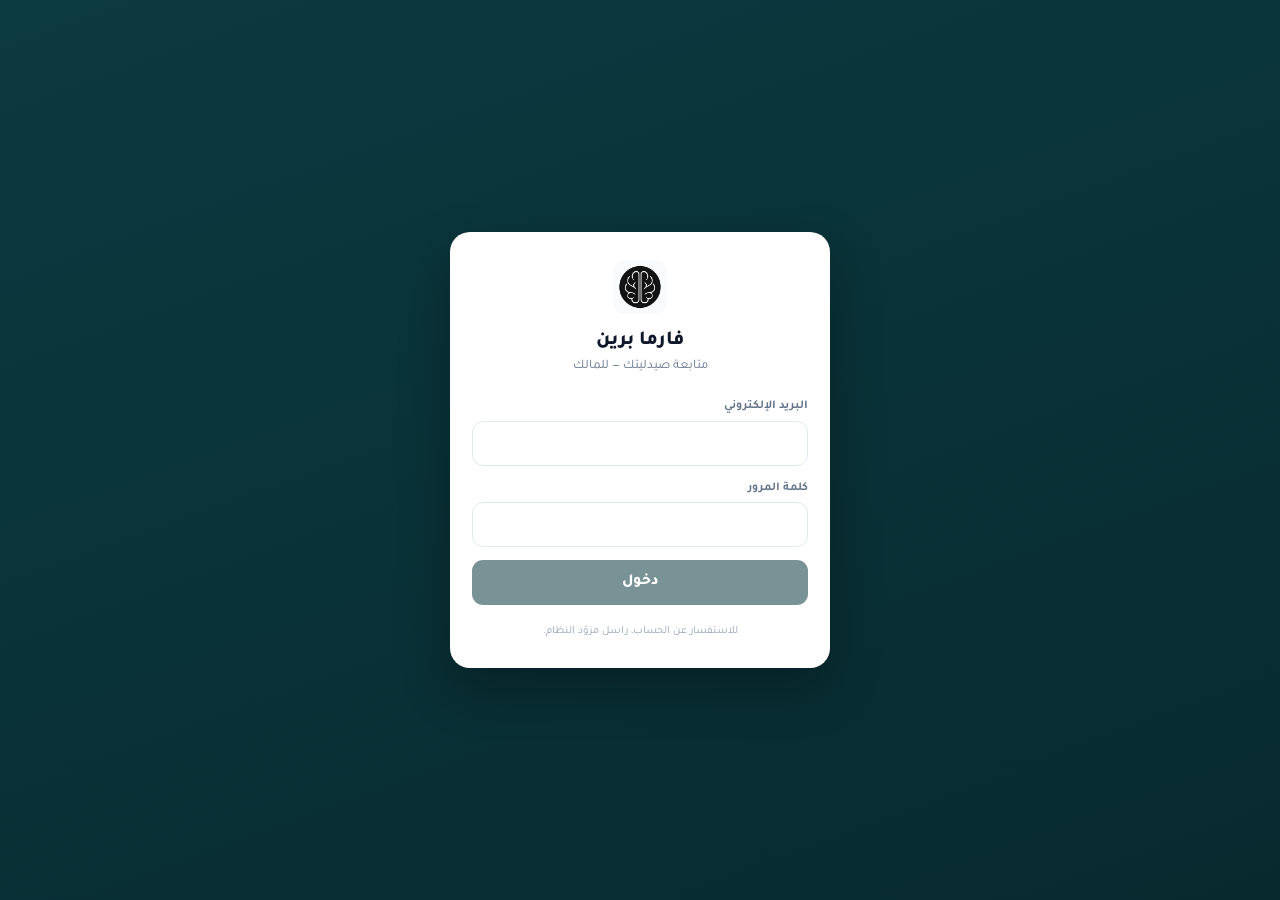
<file: owner/index.html>
<!doctype html>
<html lang="ar" dir="rtl">
  <head>
    <meta charset="UTF-8" />
    <meta name="viewport" content="width=device-width, initial-scale=1, viewport-fit=cover" />
    <title>فارما برين — متابعة الصيدلية</title>
    <meta name="description" content="متابعة أداء صيدليتك من هاتفك — مبيعات، أرباح، مخزون، ومذاخر." />

    <!-- installed-to-home-screen behaviour -->
    <link rel="manifest" href="/owner/manifest.webmanifest" />
    <meta name="theme-color" content="#0B3A40" />
    <link rel="icon" type="image/png" href="/owner/icon-192.png" />
    <link rel="apple-touch-icon" href="/owner/icon-192.png" />
    <meta name="apple-mobile-web-app-capable" content="yes" />
    <meta name="apple-mobile-web-app-status-bar-style" content="black-translucent" />
    <meta name="apple-mobile-web-app-title" content="فارما برين" />

    <link rel="preconnect" href="https://fonts.googleapis.com" />
    <link rel="preconnect" href="https://fonts.gstatic.com" crossorigin />
    <link href="https://fonts.googleapis.com/css2?family=Tajawal:wght@400;500;700;800&display=swap" rel="stylesheet" />
    <script type="module" crossorigin src="/owner/assets/index-Dtg65tqT.js"></script>
    <link rel="stylesheet" crossorigin href="/owner/assets/index-Co3SdYw4.css">
  </head>
  <body>
    <div id="root"></div>
  </body>
</html>
</file>
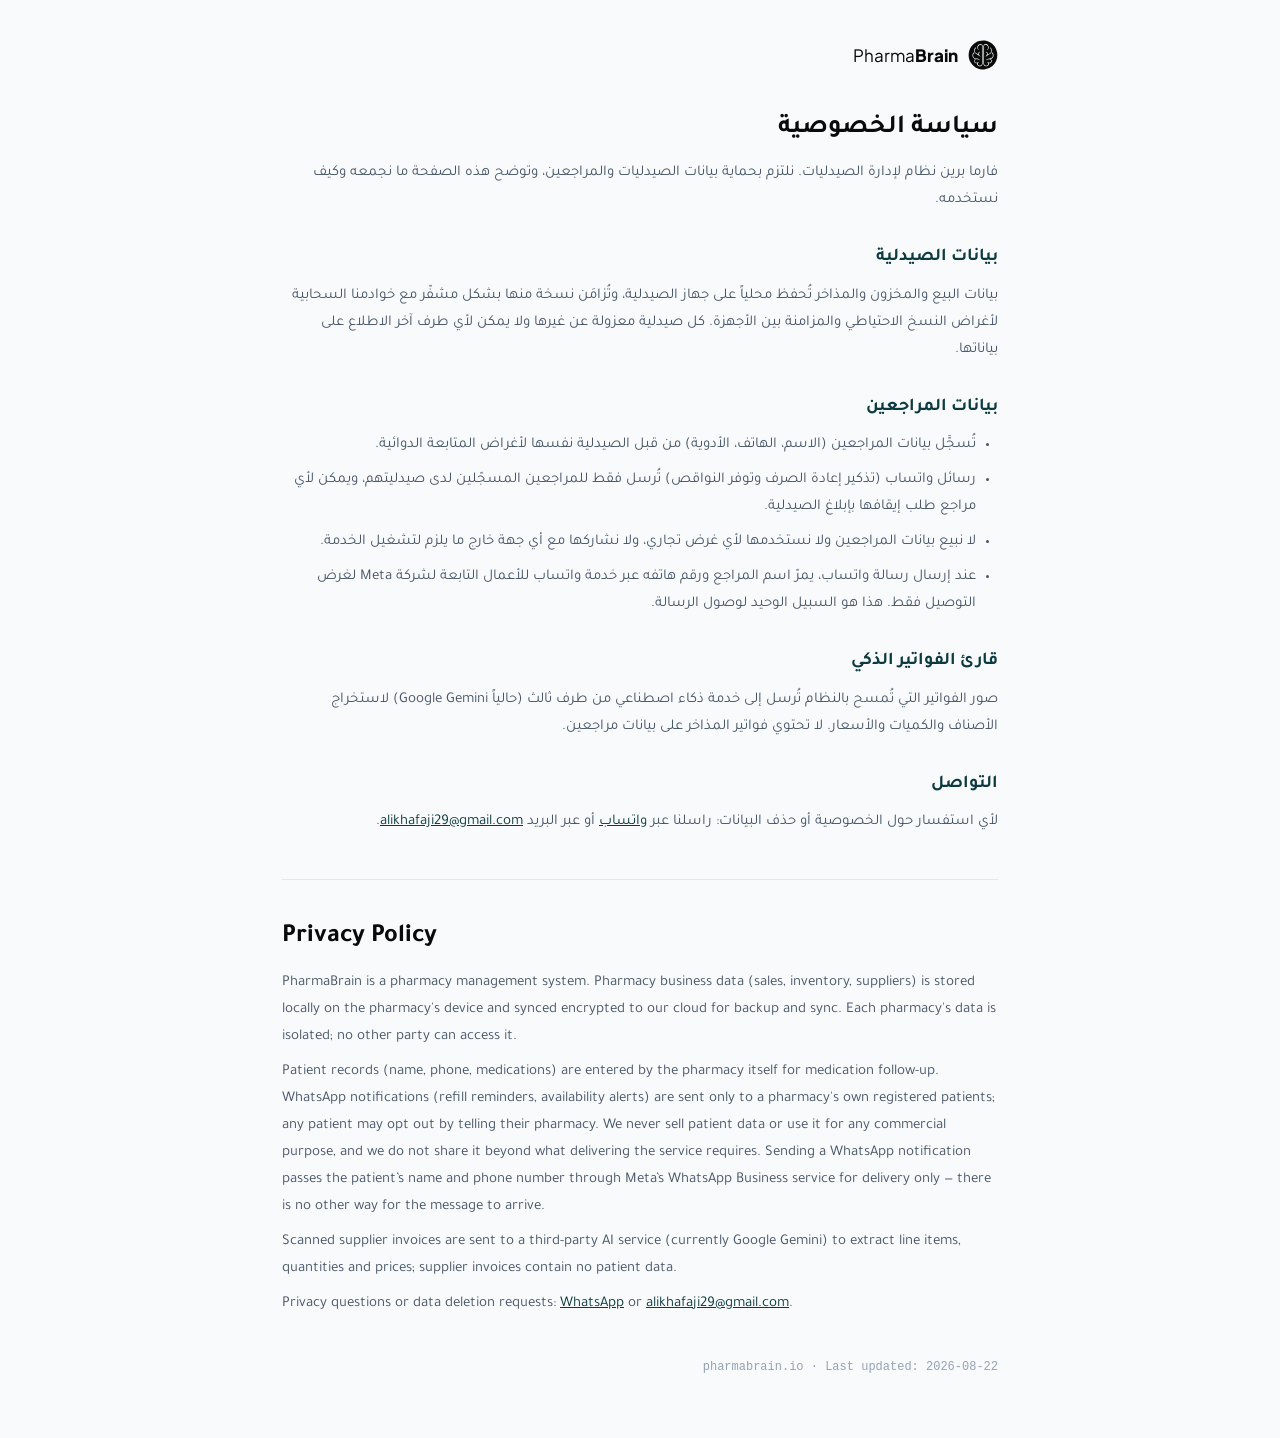
<file: privacy.html>
<!DOCTYPE html>
<html lang="ar" dir="rtl">
<head>
<meta charset="utf-8">
<meta name="viewport" content="width=device-width, initial-scale=1">
<title>سياسة الخصوصية — PharmaBrain Privacy Policy</title>
<meta name="robots" content="noindex">
<link rel="icon" type="image/png" href="assets/favicon.png">
<link rel="preconnect" href="https://fonts.googleapis.com">
<link rel="preconnect" href="https://fonts.gstatic.com" crossorigin>
<link href="https://fonts.googleapis.com/css2?family=Plus+Jakarta+Sans:wght@400;700;800&family=Tajawal:wght@400;500;700&display=swap" rel="stylesheet">
<style>
  * { margin: 0; padding: 0; box-sizing: border-box; }
  body { font-family: Tajawal, 'Plus Jakarta Sans', sans-serif; background: #F8FAFC; color: #0F172A; line-height: 1.8; }
  .wrap { max-width: 760px; margin: 0 auto; padding: 40px 22px 60px; }
  .brand { display: flex; align-items: center; gap: 10px; text-decoration: none; margin-bottom: 34px; }
  .brand img { width: 30px; height: 30px; }
  .brand span { font-family: 'Plus Jakarta Sans', sans-serif; font-size: 17px; color: #0A0A0A; }
  .brand b { font-weight: 800; }
  h1 { font-size: 26px; font-weight: 700; color: #0A0A0A; }
  h2 { font-size: 18px; font-weight: 700; color: #0B3A40; margin-top: 28px; }
  p, li { font-size: 15px; color: #475569; margin-top: 8px; }
  ul { padding-inline-start: 22px; }
  .en { direction: ltr; text-align: left; border-top: 1px solid #E2E8F0; margin-top: 44px; padding-top: 34px; }
  .fine { font-family: ui-monospace, monospace; font-size: 12px; color: #94A3B8; margin-top: 40px; }
  a { color: #0B3A40; }
</style>
</head>
<body>
<div class="wrap">
  <a class="brand" href="index.html"><img src="assets/logo.svg" alt=""><span>Pharma<b>Brain</b></span></a>

  <h1>سياسة الخصوصية</h1>
  <p>فارما برين نظام لإدارة الصيدليات. نلتزم بحماية بيانات الصيدليات والمراجعين، وتوضح هذه الصفحة ما نجمعه وكيف نستخدمه.</p>

  <h2>بيانات الصيدلية</h2>
  <p>بيانات البيع والمخزون والمذاخر تُحفظ محلياً على جهاز الصيدلية، وتُزامَن نسخة منها بشكل مشفّر مع خوادمنا السحابية لأغراض النسخ الاحتياطي والمزامنة بين الأجهزة. كل صيدلية معزولة عن غيرها ولا يمكن لأي طرف آخر الاطلاع على بياناتها.</p>

  <h2>بيانات المراجعين</h2>
  <ul>
    <li>تُسجَّل بيانات المراجعين (الاسم، الهاتف، الأدوية) من قبل الصيدلية نفسها لأغراض المتابعة الدوائية.</li>
    <li>رسائل واتساب (تذكير إعادة الصرف وتوفر النواقص) تُرسل فقط للمراجعين المسجّلين لدى صيدليتهم، ويمكن لأي مراجع طلب إيقافها بإبلاغ الصيدلية.</li>
    <li>لا نبيع بيانات المراجعين ولا نستخدمها لأي غرض تجاري، ولا نشاركها مع أي جهة خارج ما يلزم لتشغيل الخدمة.</li>
    <li>عند إرسال رسالة واتساب، يمرّ اسم المراجع ورقم هاتفه عبر خدمة واتساب للأعمال التابعة لشركة Meta لغرض التوصيل فقط. هذا هو السبيل الوحيد لوصول الرسالة.</li>
  </ul>

  <h2>قارئ الفواتير الذكي</h2>
  <p>صور الفواتير التي تُمسح بالنظام تُرسل إلى خدمة ذكاء اصطناعي من طرف ثالث (حالياً Google Gemini) لاستخراج الأصناف والكميات والأسعار. لا تحتوي فواتير المذاخر على بيانات مراجعين.</p>

  <h2>التواصل</h2>
  <p>لأي استفسار حول الخصوصية أو حذف البيانات: راسلنا عبر <a href="https://wa.me/9647749537424">واتساب</a> أو عبر البريد <a href="mailto:alikhafaji29@gmail.com">alikhafaji29@gmail.com</a>.</p>

  <div class="en">
    <h1>Privacy Policy</h1>
    <p>PharmaBrain is a pharmacy management system. Pharmacy business data (sales, inventory, suppliers) is stored locally on the pharmacy's device and synced encrypted to our cloud for backup and sync. Each pharmacy's data is isolated; no other party can access it.</p>
    <p>Patient records (name, phone, medications) are entered by the pharmacy itself for medication follow-up. WhatsApp notifications (refill reminders, availability alerts) are sent only to a pharmacy's own registered patients; any patient may opt out by telling their pharmacy. We never sell patient data or use it for any commercial purpose, and we do not share it beyond what delivering the service requires. Sending a WhatsApp notification passes the patient&rsquo;s name and phone number through Meta&rsquo;s WhatsApp Business service for delivery only &mdash; there is no other way for the message to arrive.</p>
    <p>Scanned supplier invoices are sent to a third-party AI service (currently Google Gemini) to extract line items, quantities and prices; supplier invoices contain no patient data.</p>
    <p>Privacy questions or data deletion requests: <a href="https://wa.me/9647749537424">WhatsApp</a> or <a href="mailto:alikhafaji29@gmail.com">alikhafaji29@gmail.com</a>.</p>
  </div>

  <div class="fine">pharmabrain.io · Last updated: 2026-08-22</div>
</div>
</body>
</html>
</file>
<file: owner/assets/index-Co3SdYw4.css>
:root{--petrol:#0b3a40;--petrol-2:#12525a;--amber:#e0992a;--on-amber:#231603;--ink:#0f172a;--muted:#64748b;--faint:#94a3b8;--line:#e2e8f0;--canvas:#f1f5f9;--ok:#10b981;--bad:#e11d48;--card:#fff}*{box-sizing:border-box;-webkit-tap-highlight-color:transparent;margin:0;padding:0}body{background:var(--canvas);color:var(--ink);padding:env(safe-area-inset-top) env(safe-area-inset-right) env(safe-area-inset-bottom) env(safe-area-inset-left);-webkit-font-smoothing:antialiased;font-family:Tajawal,Segoe UI,system-ui,sans-serif;line-height:1.55}.wrap{max-width:560px;margin:0 auto;padding:0 14px 40px}.hdr{background:linear-gradient(135deg, var(--petrol), var(--petrol-2));color:#fff;margin-bottom:-32px;padding:20px 16px 46px}.hdr-inner{max-width:560px;margin:0 auto}.hdr-top{justify-content:space-between;align-items:center;gap:10px;display:flex}.hdr-brand{align-items:center;gap:9px;font-size:15px;font-weight:800;display:flex}.hdr-brand img{border-radius:6px;width:26px;height:26px}.pharm{margin-top:14px;font-size:21px;font-weight:800}.pharm-sub{opacity:.72;font-size:12.5px}.icon-btn{color:#fff;cursor:pointer;background:#ffffff24;border:none;border-radius:10px;place-items:center;width:34px;height:34px;font-size:15px;display:grid}.icon-btn:active{background:#ffffff42}.periods{background:var(--card);border-radius:13px;gap:6px;margin-bottom:14px;padding:5px;display:flex;box-shadow:0 6px 20px #0b3a401a}.periods button{color:var(--muted);cursor:pointer;background:0 0;border:none;border-radius:9px;flex:1;padding:9px 4px;font-family:inherit;font-size:13.5px;font-weight:700}.periods button.on{background:var(--petrol);color:#fff}.card{background:var(--card);border-radius:15px;margin-bottom:12px;padding:16px;box-shadow:0 2px 10px #0b3a400f}.card h3{letter-spacing:.04em;text-transform:uppercase;color:var(--faint);margin-bottom:12px;font-size:12px;font-weight:800}.kpis{grid-template-columns:1fr 1fr;gap:12px;margin-bottom:12px;display:grid}.kpi{background:var(--card);border-radius:15px;padding:14px;box-shadow:0 2px 10px #0b3a400f}.kpi.wide{grid-column:span 2}.kpi .lbl{color:var(--faint);text-transform:uppercase;letter-spacing:.04em;font-size:11.5px;font-weight:700}.kpi .val{letter-spacing:-.5px;margin-top:3px;font-size:25px;font-weight:800}.kpi .val.sm{font-size:20px}.kpi .delta{margin-top:2px;font-size:12px;font-weight:700}.up{color:var(--ok)}.down{color:var(--bad)}.flat{color:var(--faint)}.chart{align-items:flex-end;gap:4px;height:108px;margin-top:4px;display:flex}.bar{background:linear-gradient(180deg, var(--amber), #f0b862);cursor:pointer;min-height:3px;font:inherit;border:none;border-radius:4px 4px 2px 2px;flex:1;padding:0;position:relative}.bar.today{background:linear-gradient(180deg, var(--petrol), var(--petrol-2))}.bar.picked{outline:2px solid var(--petrol);outline-offset:1px;filter:brightness(1.06)}.bar:active{filter:brightness(1.12)}.chart-hint{text-align:center;color:var(--faint);margin-top:9px;font-size:11px}.search{position:relative}.search input{margin:0;padding-inline-end:38px}.search-clear{inset-inline-end:8px;background:var(--canvas);color:var(--muted);cursor:pointer;border:none;border-radius:8px;width:26px;height:26px;font-size:17px;line-height:1;position:absolute;top:50%;transform:translateY(-50%)}.hit{border-bottom:1px solid var(--line);padding:11px 0}.hit:last-child{border-bottom:none;padding-bottom:0}.hit-main{justify-content:space-between;align-items:flex-start;gap:10px;display:flex}.hit-main .nm{font-size:14.5px;font-weight:700}.hit-main .sub{color:var(--faint);font-size:11.5px}.hit-price{text-align:end;white-space:nowrap}.hit-price b{color:var(--petrol);font-size:16px;font-weight:800;display:block}.hit-price span{color:var(--faint);font-size:10.5px}.hit-meta{color:var(--muted);flex-wrap:wrap;align-items:center;gap:8px;margin-top:7px;font-size:11px;display:flex}.hit-meta b{color:var(--ink);font-weight:800}.hit-meta .x-bad{color:var(--bad);font-weight:700}.day-pick{align-items:center;gap:9px;margin-top:11px;display:flex}.day-pick label{white-space:nowrap;margin:0;font-size:12px}.day-pick input{border-radius:10px;flex:1;margin:0;padding:8px 10px;font-size:15px}.day-detail{border-top:1px dashed var(--line);margin-top:11px;padding-top:10px}.day-detail-top{justify-content:space-between;align-items:center;display:flex}.day-detail-top b{font-size:13.5px}.day-close{background:var(--canvas);color:var(--muted);cursor:pointer;border:none;border-radius:7px;width:24px;height:24px;font-size:16px;line-height:1}.day-nums{grid-template-columns:repeat(3,1fr);gap:8px;margin-top:8px;display:grid}.day-nums>div{background:var(--canvas);text-align:center;border-radius:10px;padding:8px 6px}.day-nums span{color:var(--faint);font-size:10.5px;font-weight:700;display:block}.day-nums b{font-size:13.5px}.chart-x{gap:4px;margin-top:6px;display:flex}.chart-x span{text-align:center;color:var(--faint);flex:1;font-size:9.5px}.row{border-bottom:1px solid var(--line);justify-content:space-between;align-items:center;gap:10px;padding:9px 0;display:flex}.row:last-child{border-bottom:none;padding-bottom:0}.row:first-of-type{padding-top:0}.row .nm{font-size:14px;font-weight:700}.row .sub{color:var(--faint);font-size:11.5px}.row .amt{white-space:nowrap;font-size:14px;font-weight:800}.rank{background:var(--canvas);width:21px;height:21px;color:var(--muted);border-radius:6px;flex-shrink:0;place-items:center;font-size:11px;font-weight:800;display:grid}.rank.g1{background:var(--amber);color:#fff}.pill{border-radius:999px;padding:2px 8px;font-size:10.5px;font-weight:800}.pill.warn{color:#92400e;background:#fef3c7}.pill.bad{color:#9f1239;background:#ffe4e6}.pill.ok{color:#065f46;background:#d1fae5}.empty{text-align:center;color:var(--faint);padding:14px 0;font-size:13px}.subhead{color:var(--faint);letter-spacing:.03em;text-transform:uppercase;border-top:1px dashed var(--line);margin:14px 0 6px;padding-top:11px;font-size:11px;font-weight:800}.show-all{border:1px solid var(--line);width:100%;color:var(--petrol);cursor:pointer;background:#fff;border-radius:10px;margin-top:10px;padding:9px;font-family:inherit;font-size:12.5px;font-weight:800}.show-all:active{background:var(--canvas)}.note{color:#92400e;background:#fffbeb;border:1px solid #fde68a;border-radius:10px;margin-top:11px;padding:9px 11px;font-size:12px;line-height:1.5}.staff{border-bottom:1px solid var(--line);padding:11px 0}.staff:last-child{border-bottom:none;padding-bottom:0}.staff:first-of-type{padding-top:0}.staff-top{justify-content:space-between;align-items:baseline;gap:10px;display:flex}.staff-bar{background:var(--canvas);border-radius:99px;height:5px;margin:7px 0 6px;overflow:hidden}.staff-bar span{background:linear-gradient(90deg, var(--amber), #f0b862);border-radius:99px;height:100%;display:block}.staff-meta{color:var(--muted);flex-wrap:wrap;gap:10px;font-size:11.5px;display:flex}.staff-meta b{color:var(--ink);font-weight:800}.staff-meta .down{color:var(--bad);font-weight:700}.login-wrap{background:linear-gradient(160deg, var(--petrol), #072a2f);place-items:center;min-height:100dvh;padding:22px;display:grid}.login{background:var(--card);border-radius:20px;width:100%;max-width:380px;padding:28px 22px;box-shadow:0 20px 50px #0000004d}.login img{border-radius:12px;width:54px;height:54px;margin:0 auto 12px;display:block}.login h1{text-align:center;font-size:20px;font-weight:800}.login p.s{color:var(--muted);text-align:center;margin-bottom:20px;font-size:13px}label{color:var(--muted);margin-bottom:5px;font-size:12px;font-weight:700;display:block}input{border:1.5px solid var(--line);width:100%;color:var(--ink);background:#fff;border-radius:11px;margin-bottom:13px;padding:12px 13px;font-family:inherit;font-size:16px}input:focus{border-color:var(--petrol);outline:none}.btn{background:var(--petrol);color:#fff;cursor:pointer;border:none;border-radius:11px;width:100%;padding:13px;font-family:inherit;font-size:15.5px;font-weight:800}.btn:active{filter:brightness(1.15)}.btn:disabled{opacity:.55}.err{color:#9f1239;background:#fff1f2;border:1px solid #fecdd3;border-radius:10px;margin-bottom:13px;padding:10px 12px;font-size:13px}.center-msg{min-height:100dvh;color:var(--muted);text-align:center;place-items:center;padding:20px;font-size:14px;display:grid}.foot{text-align:center;color:var(--faint);margin-top:18px;font-size:11px}@keyframes spin{to{transform:rotate(360deg)}}.spin{border:2.5px solid var(--line);border-top-color:var(--petrol);border-radius:50%;width:22px;height:22px;animation:.7s linear infinite spin}.locked{text-align:center;border:1px solid var(--line);background:#fff;border-radius:18px;max-width:360px;padding:28px 24px;box-shadow:0 10px 30px #0b3a401a}.locked img{width:64px;height:64px;margin-bottom:14px}.locked h2{color:var(--ink);margin:0 0 10px;font-size:20px;font-weight:700}.locked p{color:var(--muted);margin:0 0 10px;font-size:14.5px;line-height:1.8}.locked p.muted{color:var(--faint);font-size:13px}.locked .wa{background:var(--amber);color:var(--on-amber);border-radius:12px;margin-top:18px;padding:12px 18px;font-size:15px;font-weight:700;text-decoration:none;display:block}.locked .ghost{color:var(--faint);cursor:pointer;background:0 0;border:none;margin-top:10px;font-family:inherit;font-size:13px}.pharm-pick{appearance:none;color:#fff;cursor:pointer;background:0 0;border:none;max-width:100%;margin:0;padding:0 2px;font-family:inherit;font-size:21px;font-weight:800}.pharm-pick:focus{outline:none}.pharm-pick option{color:var(--ink);font-size:16px;font-weight:700}.locked-pick{margin-bottom:10px}.locked-pick .pharm-pick{color:var(--ink);border:1px solid var(--line);background:#fff;border-radius:10px;padding:8px 12px;font-size:17px}.pw-wrap{z-index:60;background:#0b3a4073;justify-content:center;align-items:center;padding:16px;display:flex;position:fixed;inset:0}.pw-wrap .login{width:100%;max-width:340px;margin:0}.ghost-link{color:var(--muted);cursor:pointer;background:0 0;border:none;width:100%;margin-top:10px;font-family:inherit;font-size:14px}.branch-jump{font-family:inherit;font-size:inherit;color:var(--petrol);cursor:pointer;background:0 0;border:none;padding:0;font-weight:700}.branch-jump:active{opacity:.7}.mini-btn{background:var(--petrol);color:#fff;cursor:pointer;border:none;border-radius:8px;margin-inline-start:auto;padding:5px 12px;font-family:inherit;font-size:12px;font-weight:800}.mini-btn:active{filter:brightness(1.15)}.qty{justify-content:space-between;align-items:center;gap:10px;margin:10px 0;font-size:13.5px;font-weight:700;display:flex}.stepper{align-items:center;gap:14px;display:flex}.stepper button{border:1px solid var(--line);width:38px;height:38px;color:var(--petrol);cursor:pointer;background:#fff;border-radius:10px;font-family:inherit;font-size:20px;font-weight:800}.stepper b{text-align:center;font-variant-numeric:tabular-nums;min-width:26px;font-size:18px}.act-sum{color:var(--muted);justify-content:space-between;align-items:baseline;margin:12px 0 4px;font-size:12.5px;display:flex}.act-sum b{color:var(--petrol);font-size:20px;font-weight:800}.act-note{color:var(--faint);margin:4px 0 12px;font-size:11.5px;line-height:1.6}.act-done{color:var(--ok);margin:14px 0;font-size:14px;font-weight:700;line-height:1.7}.login.pw select{border:1px solid var(--line);background:#fff;border-radius:10px;width:100%;margin-bottom:10px;padding:10px 12px;font-family:inherit;font-size:14px}
</file>
